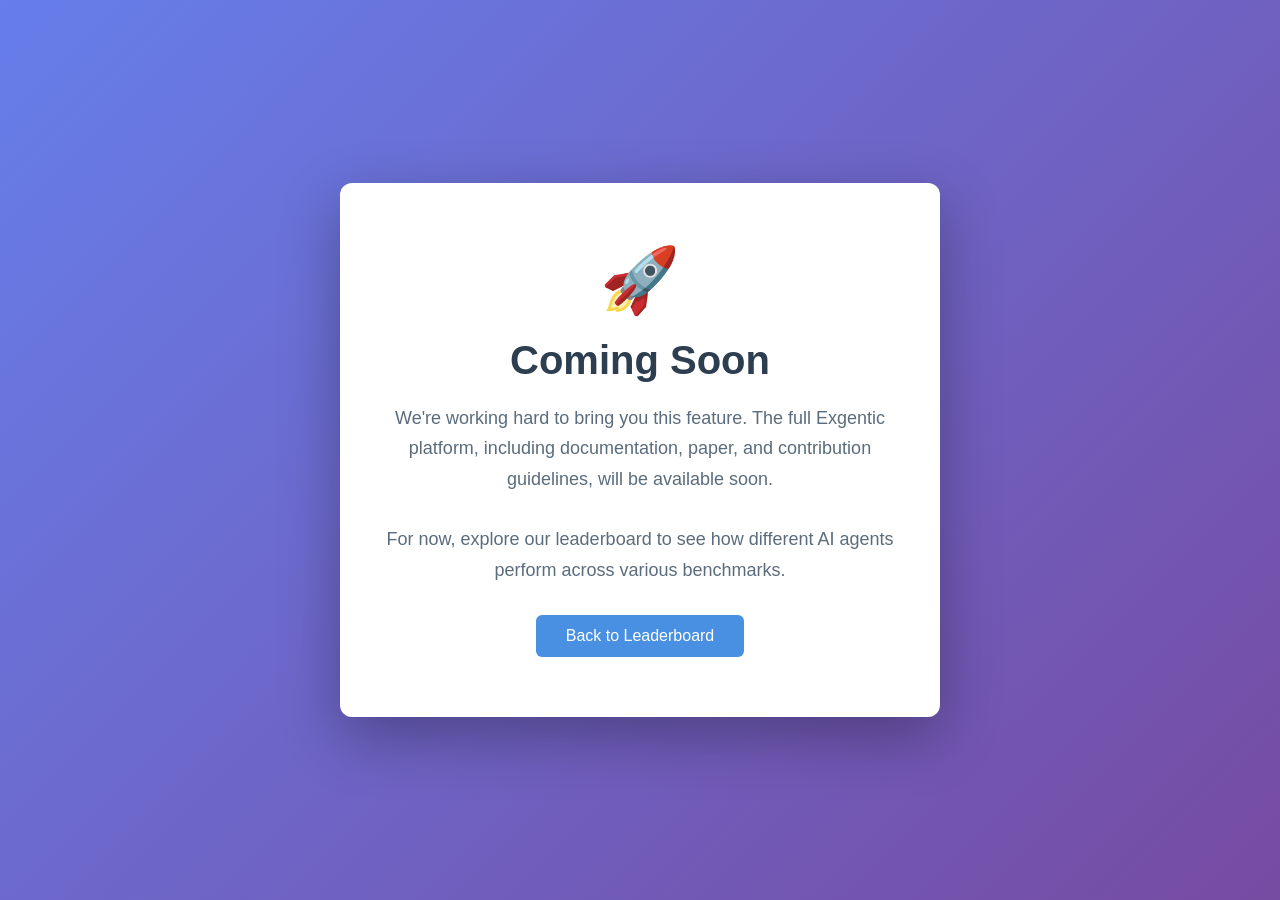
<file: coming-soon.html>
<!--
SPDX-License-Identifier: Apache-2.0
Copyright (C) 2025, The Exgentic organization and its contributors.
-->
<!DOCTYPE html>
<html lang="en">
<head>
    <meta charset="UTF-8">
    <meta name="viewport" content="width=device-width, initial-scale=1.0">
    <title>Coming Soon - Exgentic</title>
    <style>
        * {
            margin: 0;
            padding: 0;
            box-sizing: border-box;
        }
        
        body {
            font-family: 'IBM Plex Sans', -apple-system, BlinkMacSystemFont, 'Segoe UI', sans-serif;
            background: linear-gradient(135deg, #667eea 0%, #764ba2 100%);
            min-height: 100vh;
            display: flex;
            align-items: center;
            justify-content: center;
            padding: 20px;
        }
        
        .container {
            background: white;
            border-radius: 12px;
            padding: 60px 40px;
            max-width: 600px;
            text-align: center;
            box-shadow: 0 20px 60px rgba(0, 0, 0, 0.3);
        }
        
        h1 {
            font-size: 2.5rem;
            color: #2c3e50;
            margin-bottom: 20px;
            font-weight: 600;
        }
        
        p {
            font-size: 1.125rem;
            color: #5a6c7d;
            line-height: 1.7;
            margin-bottom: 30px;
        }
        
        .back-link {
            display: inline-block;
            padding: 12px 30px;
            background: #4a90e2;
            color: white;
            text-decoration: none;
            border-radius: 6px;
            font-weight: 500;
            transition: background 0.3s ease;
        }
        
        .back-link:hover {
            background: #357abd;
        }
        
        .icon {
            font-size: 4rem;
            margin-bottom: 20px;
        }
    </style>
</head>
<body>
    <div class="container">
        <div class="icon">🚀</div>
        <h1>Coming Soon</h1>
        <p>We're working hard to bring you this feature. The full Exgentic platform, including documentation, paper, and contribution guidelines, will be available soon.</p>
        <p>For now, explore our leaderboard to see how different AI agents perform across various benchmarks.</p>
        <a href="javascript:history.back()" class="back-link">Back to Leaderboard</a>
    </div>
</body>
</html>
</file>
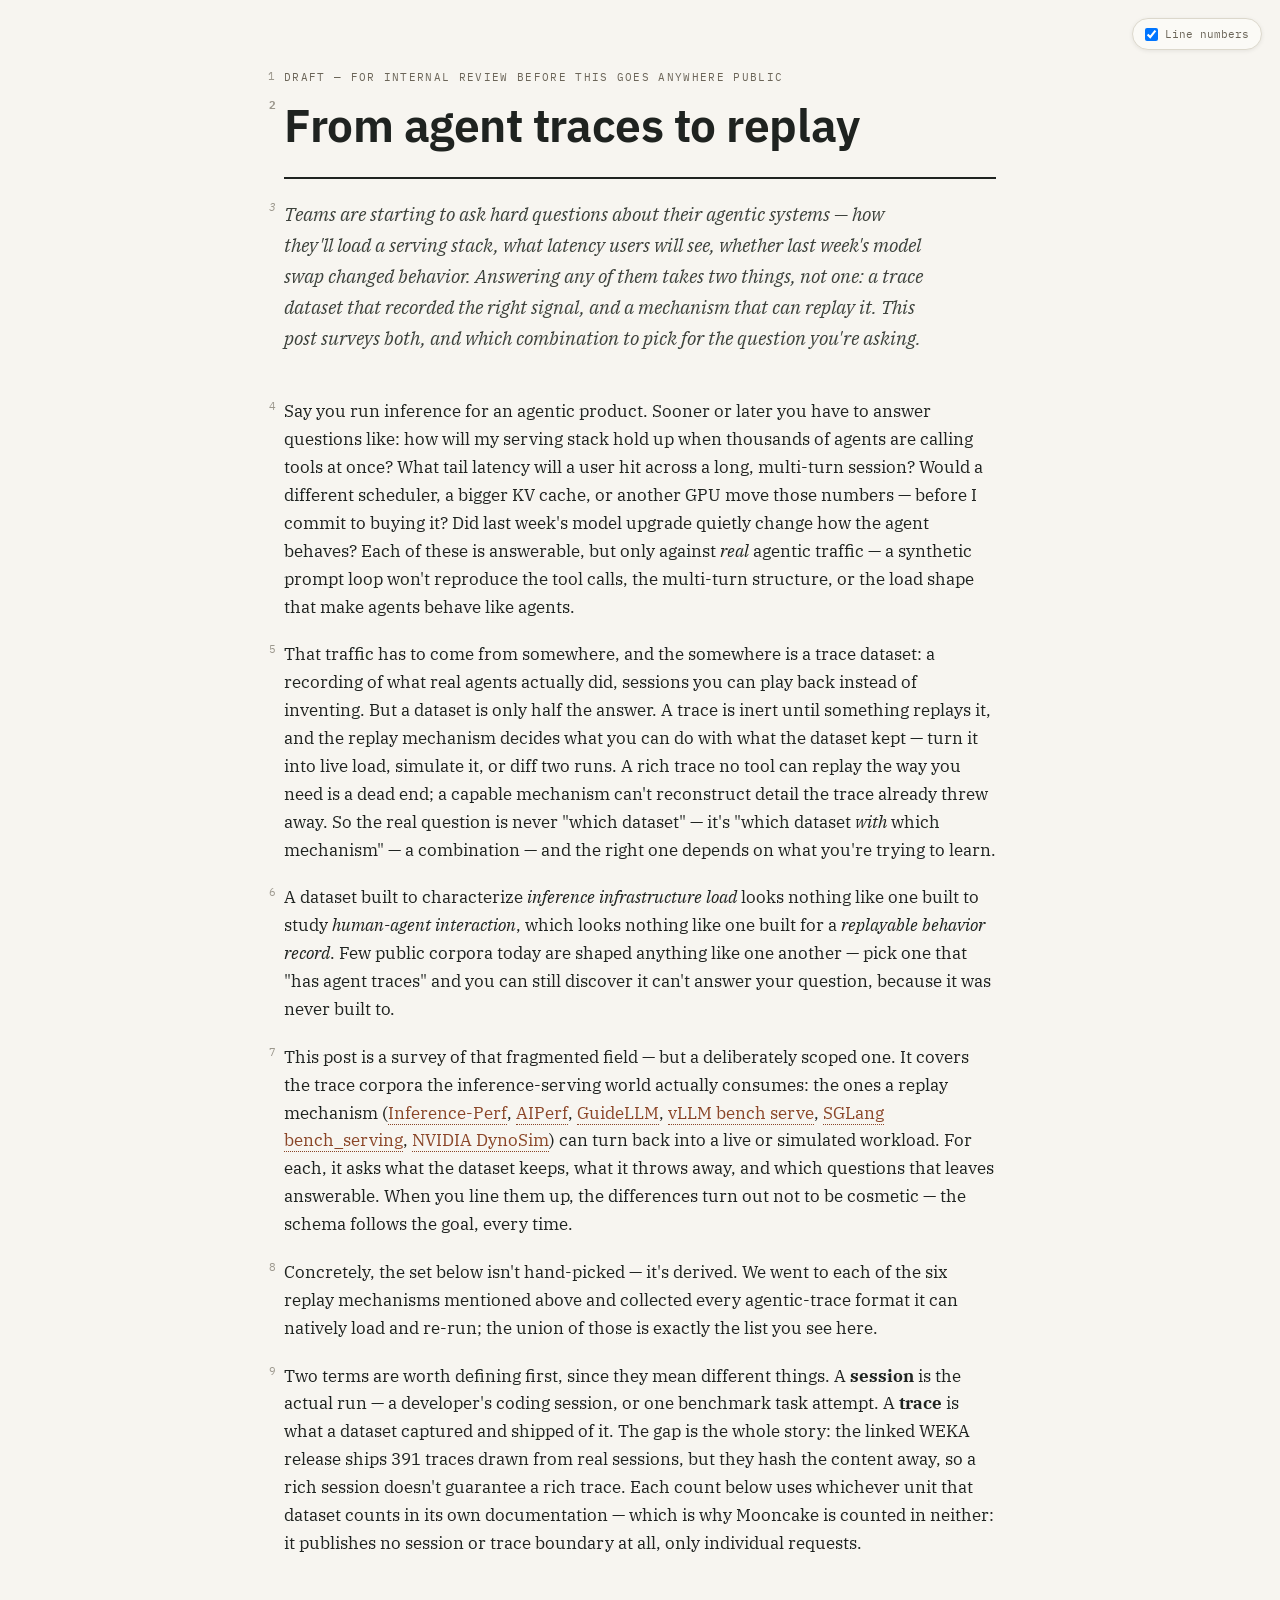
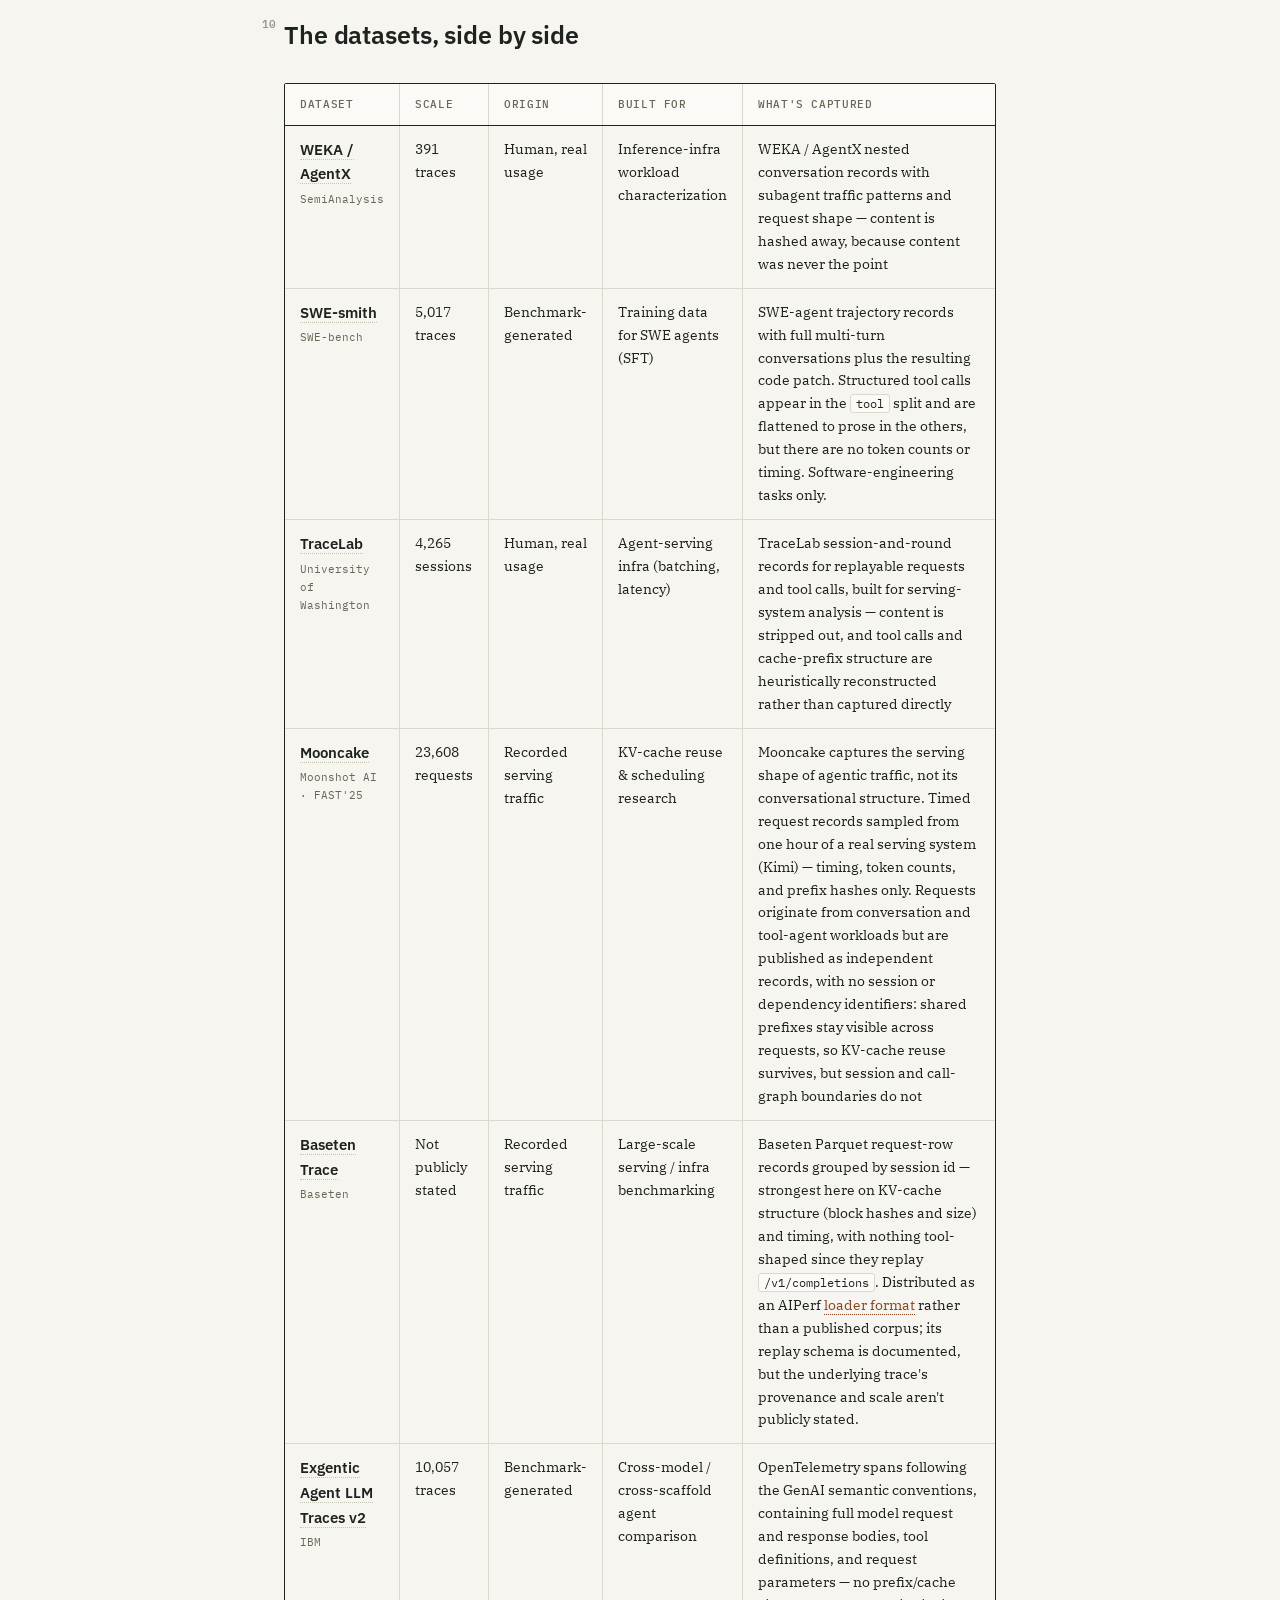
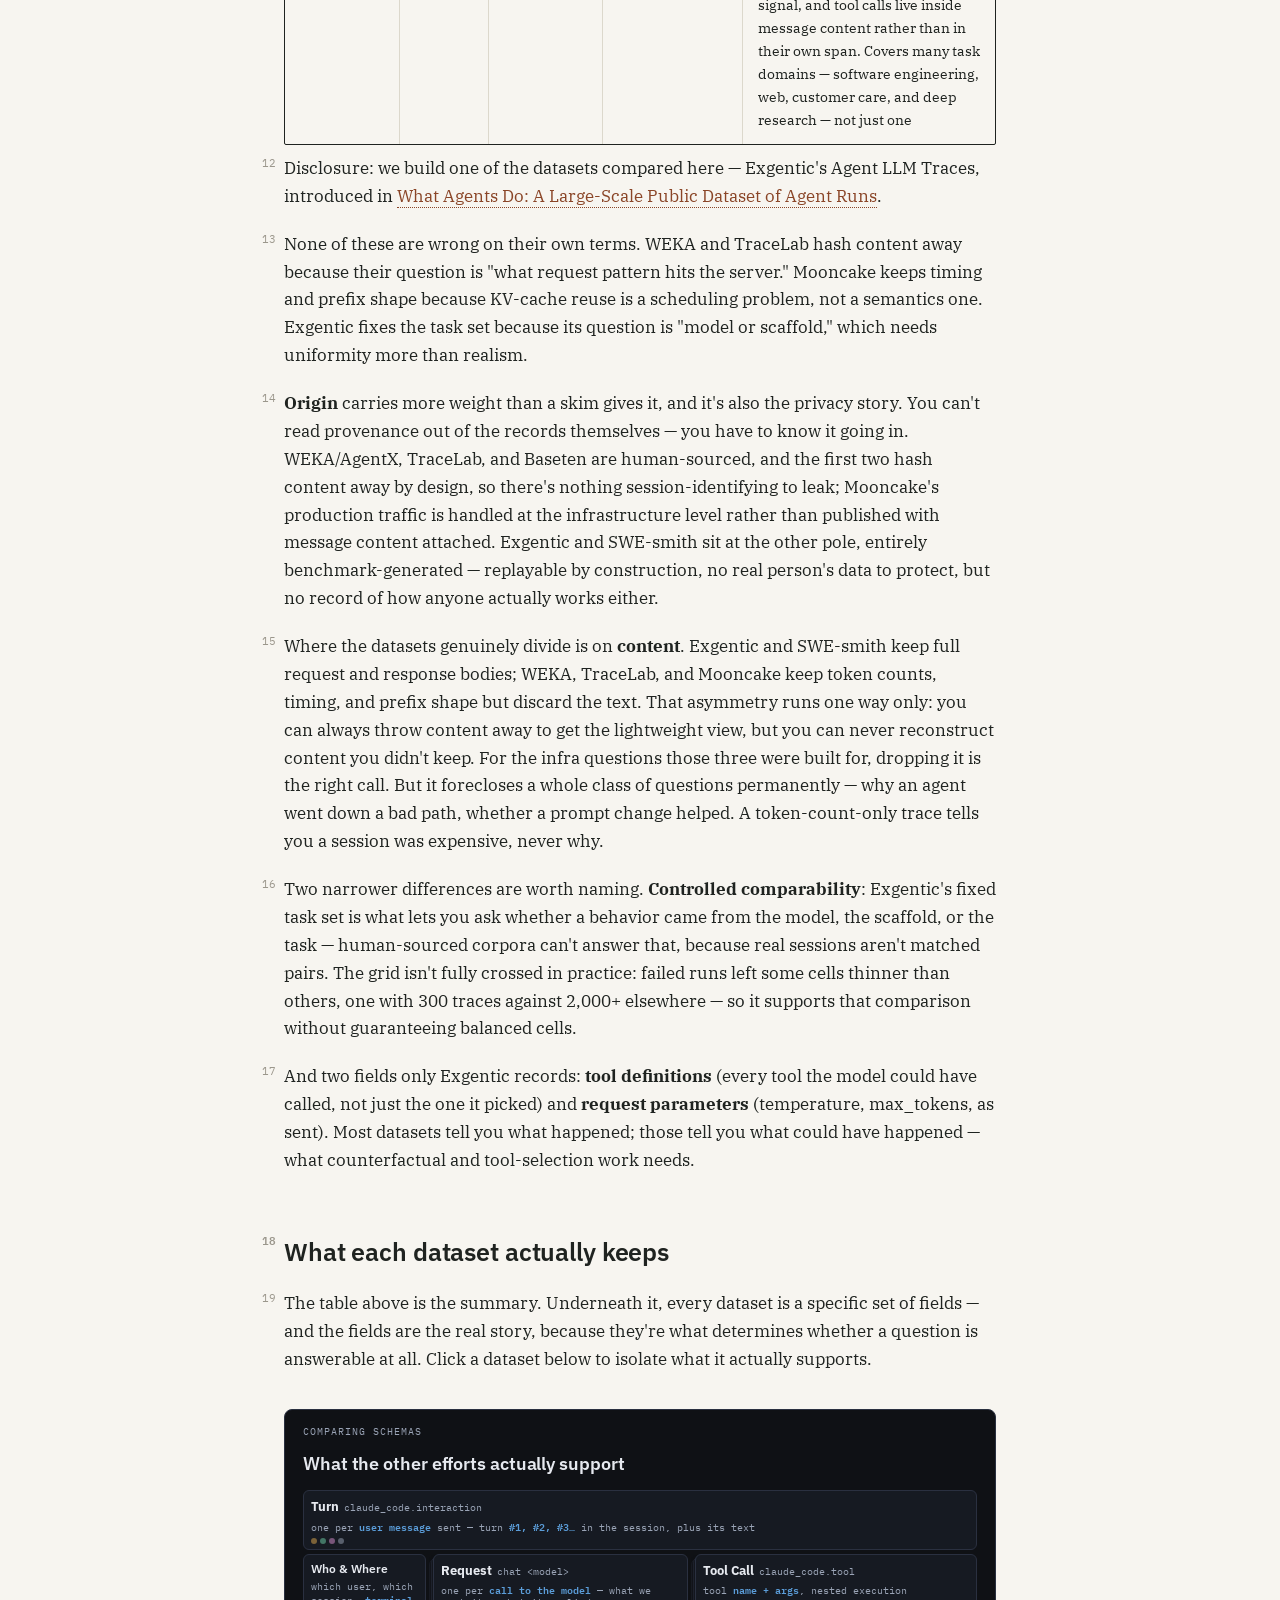
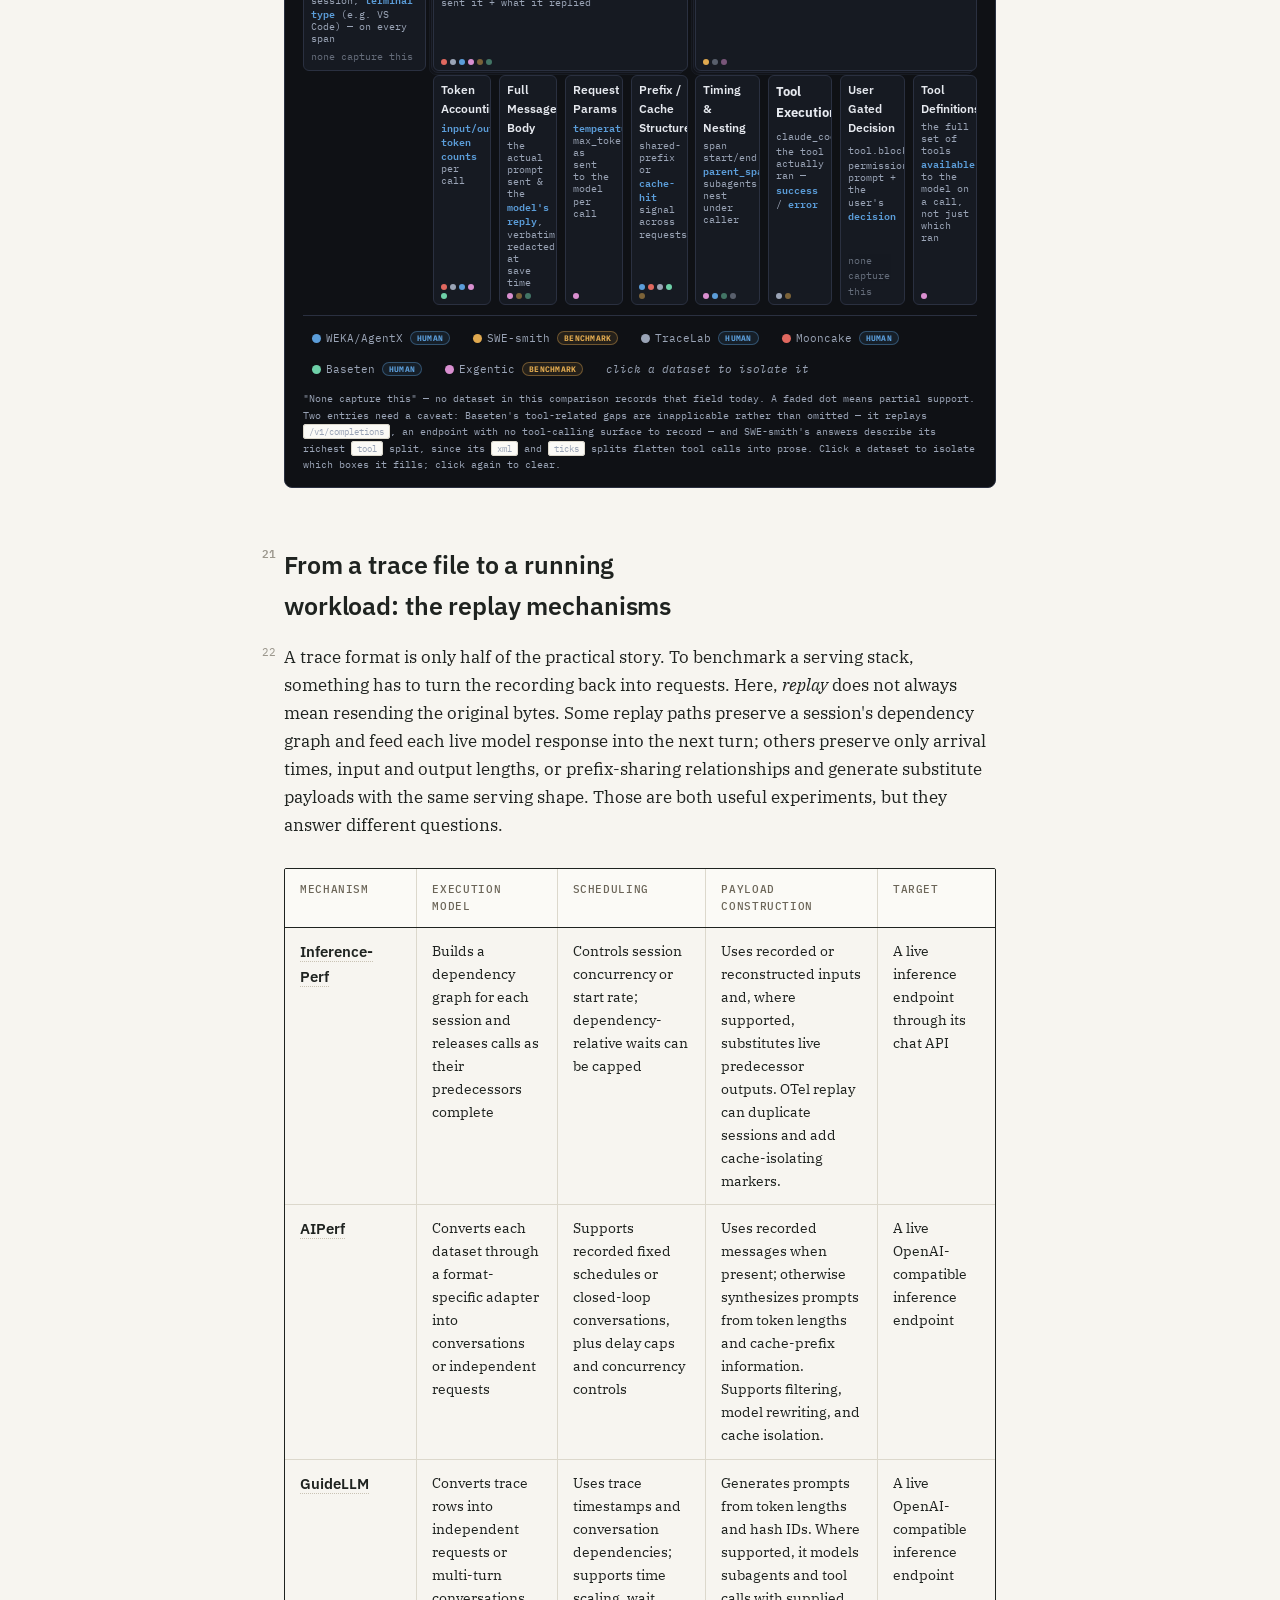
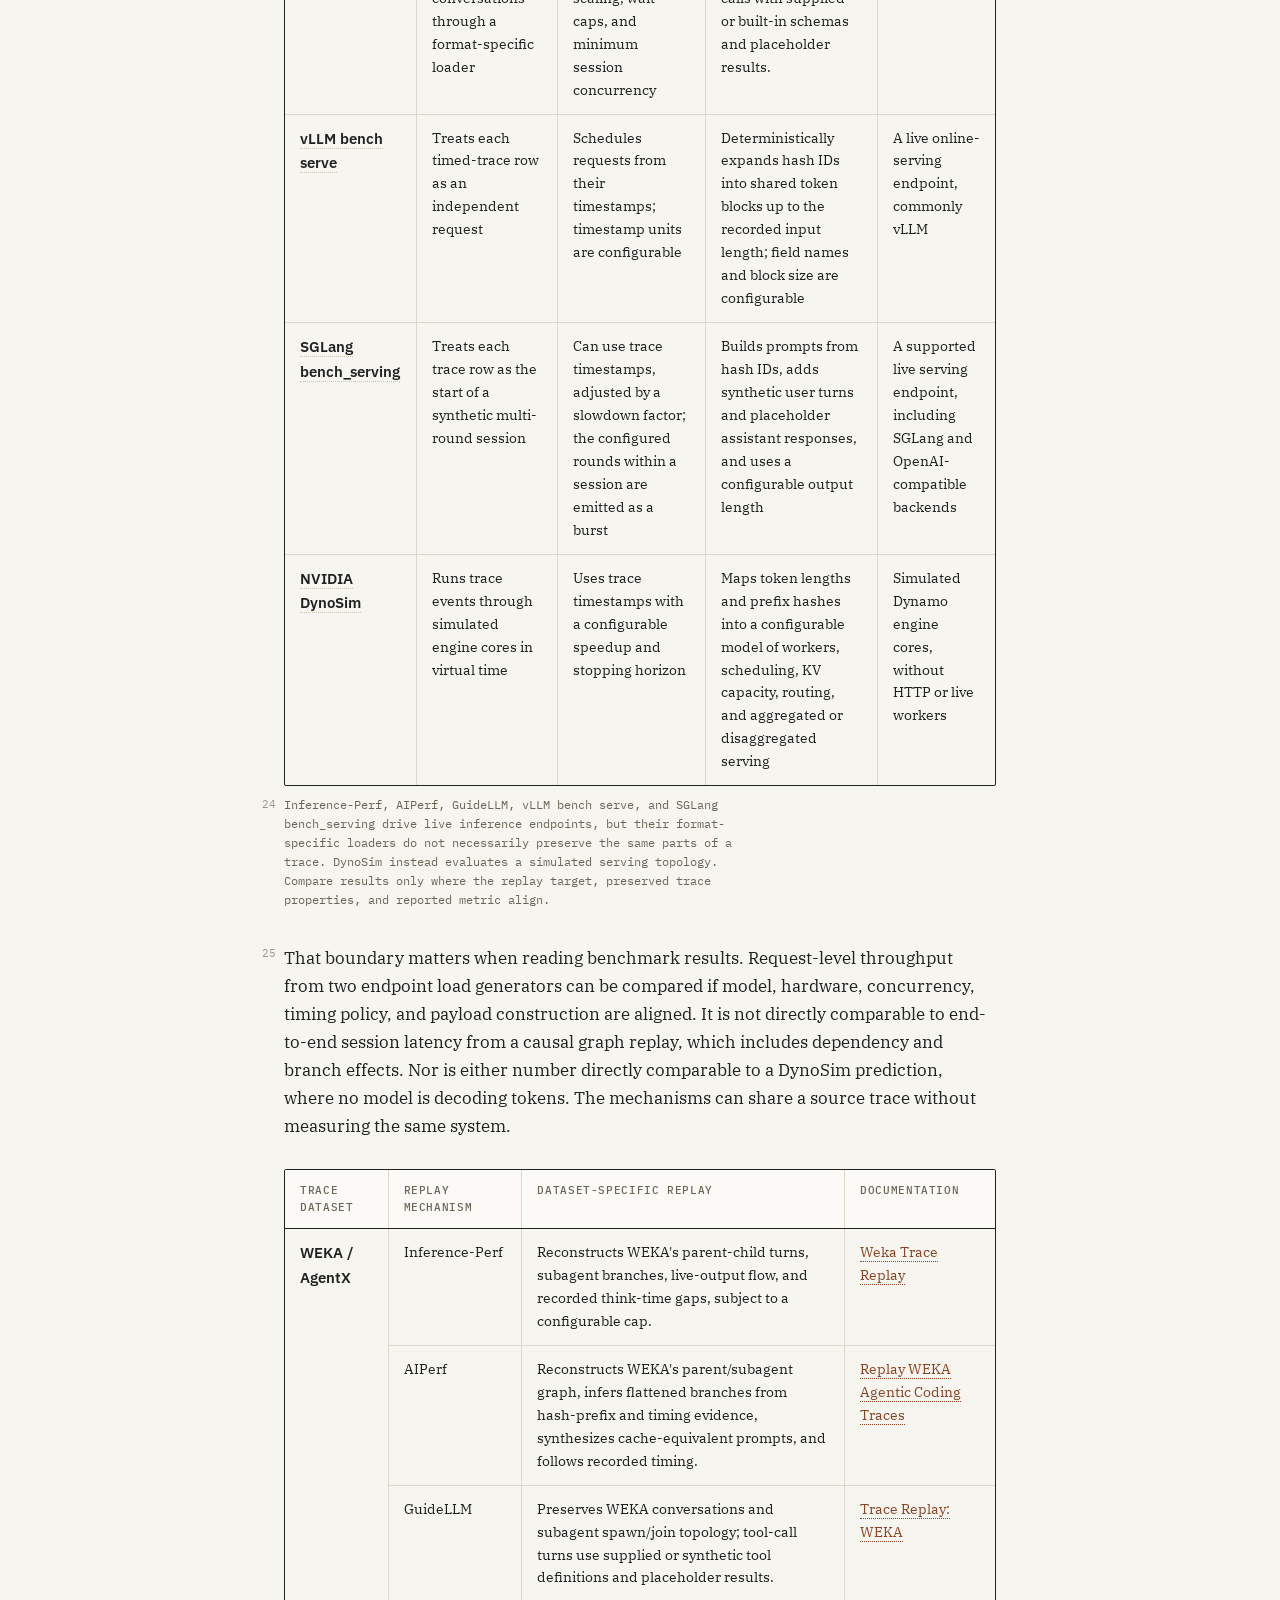
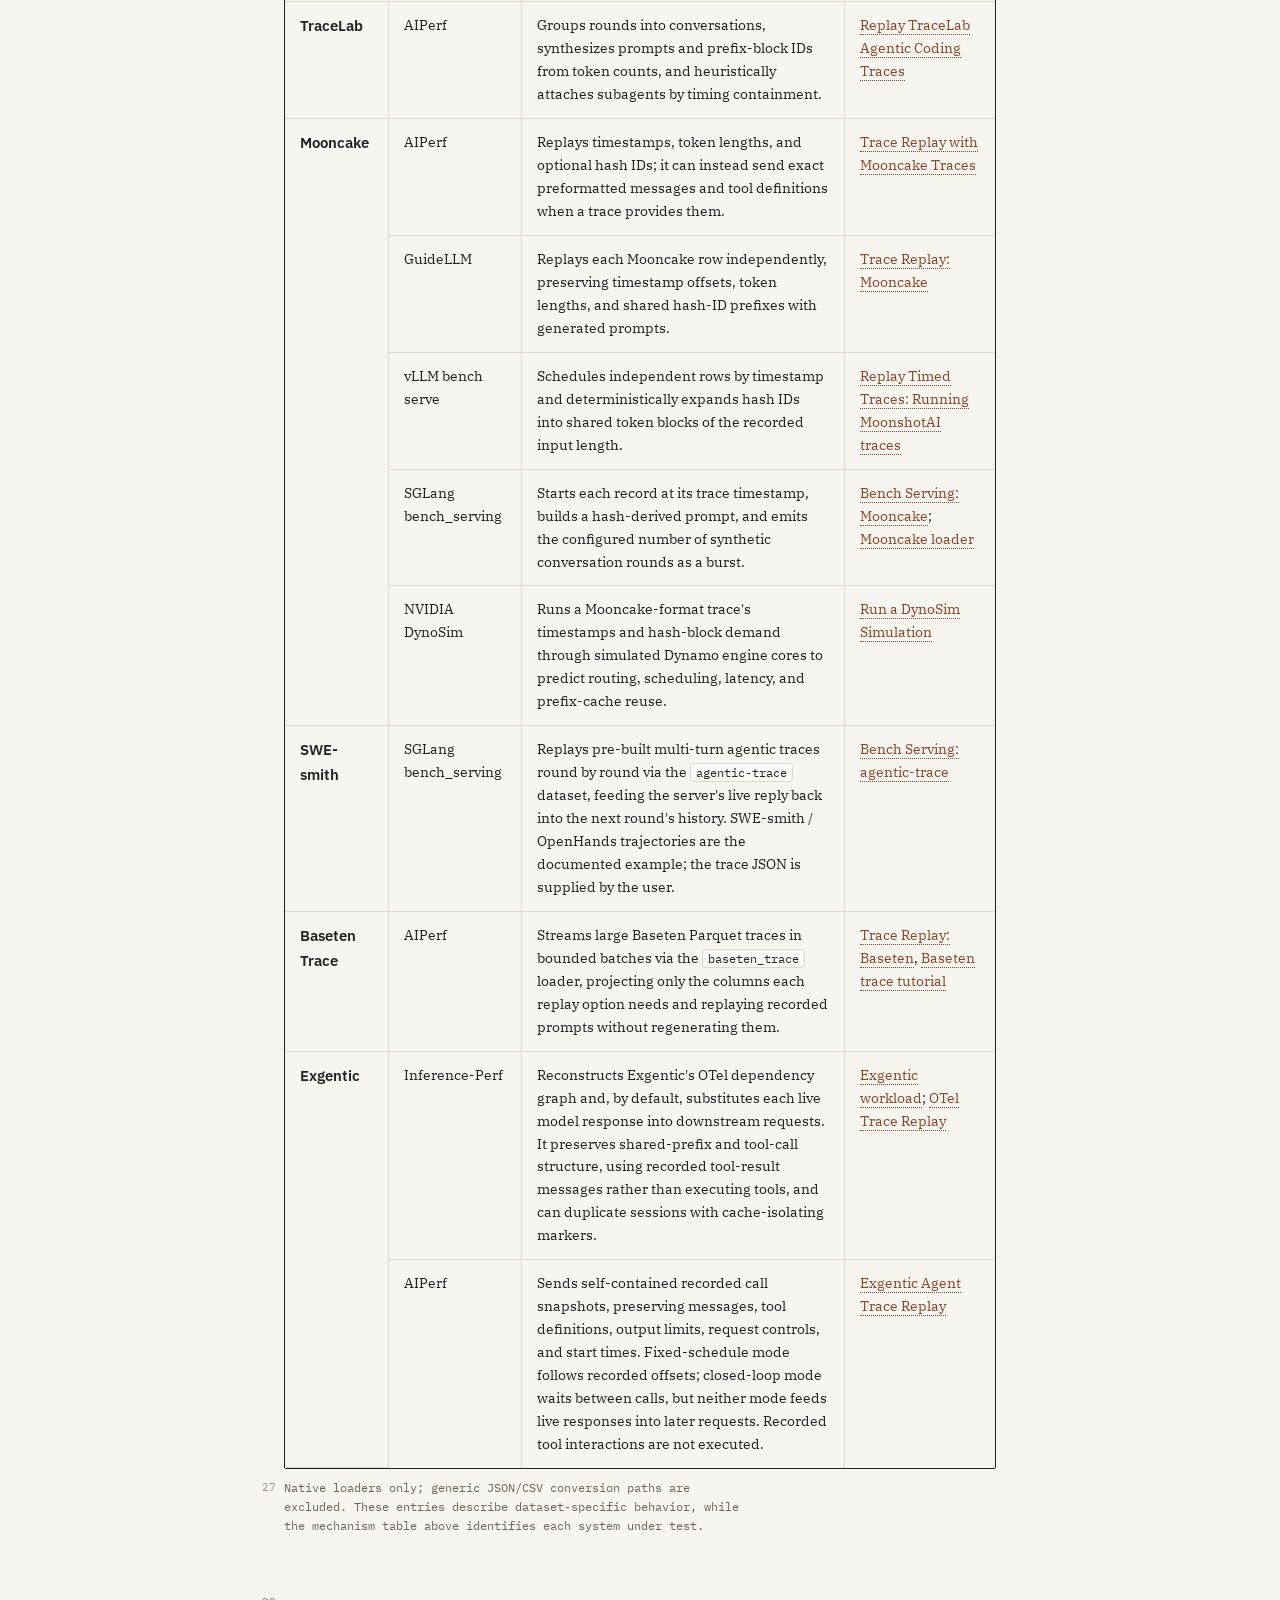
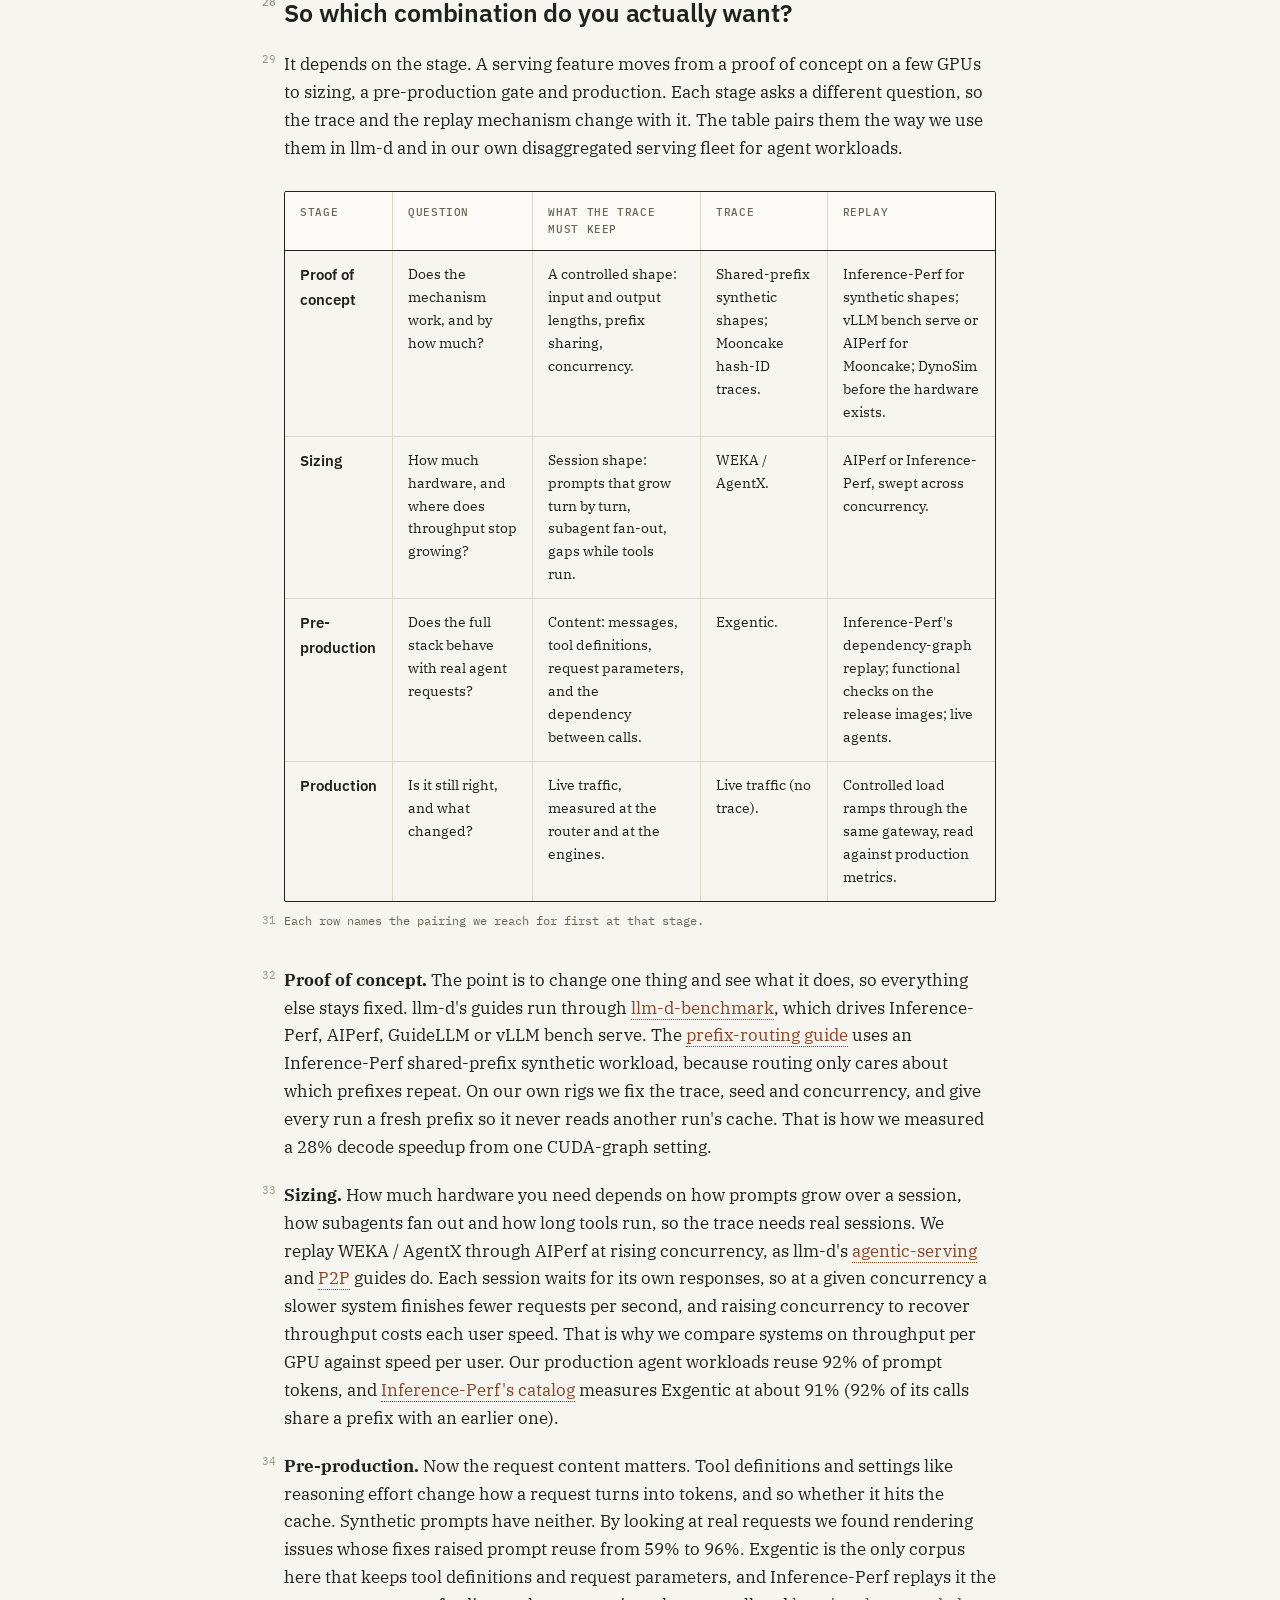
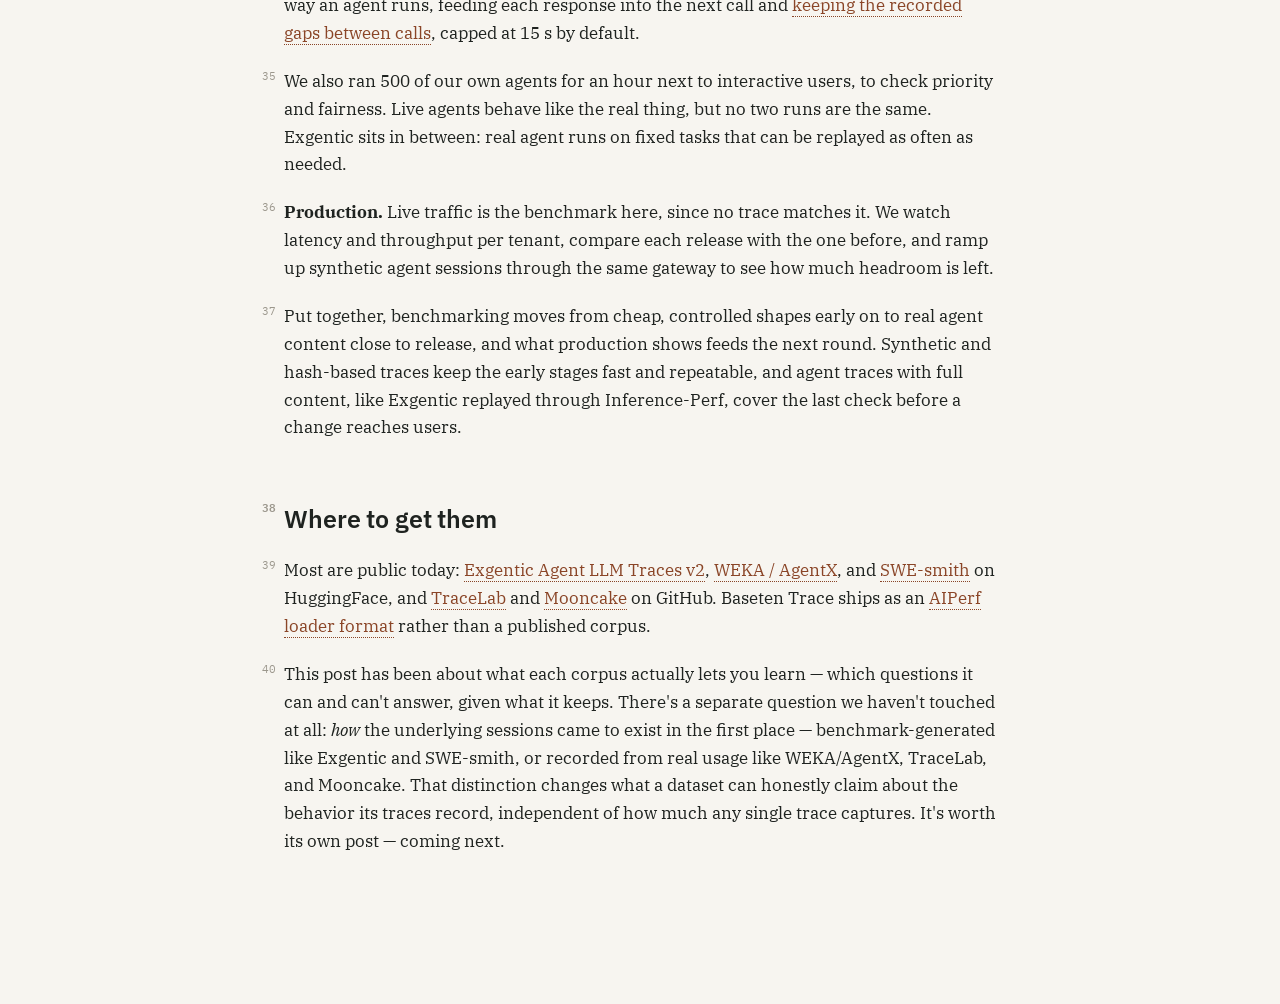
<file: trace-formats-comparison.html>
<!--
SPDX-License-Identifier: Apache-2.0
Copyright (C) 2026, The Exgentic organization and its contributors.
-->
<!DOCTYPE html>
<html lang="en">
<head>
<meta charset="UTF-8">
<meta name="viewport" content="width=device-width, initial-scale=1.0">
<title>From agent traces to replay</title>
<style>
@import url('https://fonts.googleapis.com/css2?family=IBM+Plex+Serif:ital,wght@0,400;0,500;0,600;0,700;1,400&family=IBM+Plex+Sans:wght@400;500;600;700&family=IBM+Plex+Mono:wght@400;500;600;700&display=swap');

:root{
  --paper:#f7f5f0;
  --paper-raised:#fbfaf6;
  --ink:#1f2320;
  --ink-soft:#3d423c;
  --rule:#c9c3b4;
  --rule-soft:#dcd8cc;
  --muted:#6b6558;
  --accent:#a8532e;
  --accent-soft:#f1ded3;
  --link:#8a4527;
}
@media (prefers-color-scheme: dark){
  :root:not([data-theme="light"]){
    --paper:#1b1d1a;
    --paper-raised:#22251f;
    --ink:#eae6da;
    --ink-soft:#c9c4b5;
    --rule:#42453d;
    --rule-soft:#33362f;
    --muted:#9b9585;
    --accent:#e08a5f;
    --accent-soft:#3a2a20;
    --link:#e6a274;
  }
}
:root[data-theme="dark"]{
  --paper:#1b1d1a;
  --paper-raised:#22251f;
  --ink:#eae6da;
  --ink-soft:#c9c4b5;
  --rule:#42453d;
  --rule-soft:#33362f;
  --muted:#9b9585;
  --accent:#e08a5f;
  --accent-soft:#3a2a20;
  --link:#e6a274;
}

*{box-sizing:border-box;}
body{
  background:var(--paper);
  color:var(--ink);
  font-family:'IBM Plex Serif', Georgia, serif;
  font-size:17px;
  line-height:1.64;
}
::selection{background:var(--accent-soft);}

.wrap{max-width:760px; margin:0 auto; padding:60px 24px 120px; position:relative;}

/* ---------- line-number gutter + toggle ---------- */
.lnum-toggle{
  position:fixed;
  top:18px;
  right:18px;
  z-index:50;
  display:flex;
  align-items:center;
  gap:7px;
  font-family:'IBM Plex Mono', monospace;
  font-size:11px;
  color:var(--muted);
  background:var(--paper-raised);
  border:1px solid var(--rule-soft);
  border-radius:20px;
  padding:6px 12px;
  cursor:pointer;
  user-select:none;
  box-shadow:0 1px 4px rgba(0,0,0,.08);
}
.lnum-toggle input{margin:0; cursor:pointer;}
body:not(.show-linenums) .lnum{display:none;}
.lnum{
  position:absolute;
  left:-38px;
  width:30px;
  text-align:right;
  font-family:'IBM Plex Mono', monospace;
  font-size:10.5px;
  color:var(--muted);
  opacity:.65;
  line-height:inherit;
  user-select:none;
  pointer-events:none;
}
@media (max-width:900px){
  .lnum{position:static; display:inline-block; float:left; margin:0 6px 0 -2px; left:auto;}
}
@media (max-width:560px){
  .lnum-toggle{top:auto; bottom:14px; right:14px;}
  .lnum{display:none !important;}
}

/* ---------- masthead ---------- */
.kicker{
  font-family:'IBM Plex Mono', monospace;
  font-size:11px;
  letter-spacing:.12em;
  text-transform:uppercase;
  color:var(--muted);
  margin:0 0 14px;
}
h1.title{
  font-family:'IBM Plex Sans', 'IBM Plex Serif', sans-serif;
  font-weight:650;
  font-size:clamp(32px, 6vw, 46px);
  line-height:1.1;
  letter-spacing:-0.01em;
  margin:0 0 20px;
  text-wrap:balance;
  border-bottom:2px solid var(--ink);
  padding-bottom:26px;
}
.dek{
  font-family:'IBM Plex Serif', serif;
  font-style:italic;
  font-size:19px;
  color:var(--ink-soft);
  margin:0 0 44px;
  text-wrap:balance;
}

p{margin:0 0 20px;}
h2{
  font-family:'IBM Plex Sans', sans-serif;
  font-weight:600;
  font-size:25px;
  letter-spacing:-0.005em;
  margin:56px 0 18px;
  text-wrap:balance;
}
a{color:var(--link); text-decoration:none; border-bottom:1px dotted var(--link);}
a:hover{border-bottom-style:solid;}
a:focus-visible{outline:2px solid var(--accent); outline-offset:2px; border-radius:1px;}
code{
  font-family:'IBM Plex Mono', monospace;
  font-size:.87em;
  background:var(--paper-raised);
  border:1px solid var(--rule-soft);
  border-radius:3px;
  padding:1px 5px;
}

/* ---------- static table ---------- */
.tbl-wrap{overflow-x:auto; margin:28px 0 10px; border:1.5px solid var(--ink); border-radius:2px;}
table.cmp{width:100%; border-collapse:collapse; font-size:14px;}
table.cmp th, table.cmp td{padding:12px 15px; text-align:left; vertical-align:top; border-bottom:1px solid var(--rule-soft); border-right:1px solid var(--rule-soft);}
table.cmp th:last-child, table.cmp td:last-child{border-right:none;}
table.cmp thead th{
  font-family:'IBM Plex Mono', monospace;
  font-size:10.5px;
  letter-spacing:.06em;
  text-transform:uppercase;
  color:var(--muted);
  background:var(--paper-raised);
  border-bottom:1.5px solid var(--ink);
  font-weight:500;
}
table.cmp tbody tr:last-child td{border-bottom:none;}
table.cmp td.name{
  font-family:'IBM Plex Sans', sans-serif;
  font-weight:600;
  font-size:15px;
  color:var(--ink);
}
table.cmp td.name a{color:var(--ink); border-bottom:1px dotted var(--rule);}
table.cmp td.name a:hover{color:var(--link); border-bottom-color:var(--link);}
table.cmp td.name .org{
  display:block;
  font-family:'IBM Plex Mono', monospace;
  font-weight:400;
  font-size:11px;
  color:var(--muted);
  margin-top:3px;
}
.tbl-caption{
  font-family:'IBM Plex Mono', monospace;
  font-size:11.5px;
  color:var(--muted);
  margin:0 0 36px;
  max-width:66ch;
}

/* ---------- schema section (dark, ported from Agentic-Traces-Public.html slide 3) ---------- */
.schema-section{
  margin:36px auto 44px;
  border-radius:8px;
  overflow:hidden;
  border:1px solid #2a3040;
  width:100%;
  max-width:760px;
}
.schema-section{
  --bg:#0f1115; --panel:#161a22; --border:#2a3040;
  --text:#e6e9ef; --muted2:#9aa4b6; --accent2:#5b9dd9; --accentg:#4fc3a1;
  /* Per-dataset dot colours live in the DS object in the script below — single source of truth. */
  background:var(--bg);
  color:var(--text);
  font-family:'IBM Plex Sans', sans-serif;
  padding:clamp(10px,1.4vw,14px) clamp(12px,2vw,18px);
}
.schema-section .shead{
  font-family:'IBM Plex Mono', monospace;
  font-size:10px;
  letter-spacing:.1em;
  text-transform:uppercase;
  color:var(--muted2);
  margin-bottom:8px;
}
.schema-section .stitle{
  font-family:'IBM Plex Sans', sans-serif;
  font-weight:600;
  font-size:clamp(15px,1.8vw,18px);
  margin-bottom:12px;
  color:var(--text);
  letter-spacing:-0.005em;
}
.ntree{display:flex; flex-direction:column; gap:4px;}
.ngen{display:flex; gap:clamp(4px,.8vw,7px);}
.nslot{flex:1 1 0; min-width:0; position:relative;}
.nslot.wide{flex:1.6 1 0;}
.nslot.spacer{flex:1 1 0; visibility:hidden;}
.nbox{border:1.5px solid var(--border); border-radius:6px; background:var(--panel); padding:5px 7px; display:flex; flex-direction:column; min-height:0; height:100%; min-width:0; overflow:hidden;}
.nbox .nhead{display:flex; align-items:baseline; gap:5px; flex-wrap:wrap;}
.nbox .nname{font-weight:700; font-size:clamp(11.5px,1.3vw,13px);}
.nbox.attr .nname{font-weight:600; font-size:clamp(10.5px,1.15vw,11.5px);}
.nbox .ntag{font-family:'IBM Plex Mono', monospace; font-size:clamp(8.5px,.95vw,9.5px); color:var(--muted2);}
.nbox .ndesc{font-family:'IBM Plex Mono', monospace; font-size:clamp(8.5px,.9vw,9.5px); color:var(--muted2); margin-top:2px; line-height:1.28;}
.nbox .ndesc b{color:var(--accent2); font-weight:600;}
.nbox .ndots{display:flex; flex-wrap:wrap; gap:3px; margin-top:auto; padding-top:4px;}
.ndots .ddot{width:6px; height:6px; border-radius:50%; flex:0 0 auto; transition:opacity .15s, transform .15s;}
.ntree.filtering .nbox{transition:opacity .15s, border-color .15s; opacity:.4;}
.ntree.filtering .nbox.has-match{opacity:1; border-color:var(--accent2);}
.ntree.filtering .ndots .ddot{opacity:.25; transform:scale(.85);}
.ntree.filtering .ndots .ddot.match{opacity:1; transform:scale(1.35);}
.nstack::before, .nstack::after{content:""; position:absolute; border:1.5px solid var(--border); border-radius:7px; background:var(--panel); z-index:0;}
.nstack::before{inset:4px 4px -4px -4px; opacity:.32;}
.nstack::after{inset:2px 2px -2px -2px; opacity:.5; z-index:1;}
.nstack .nbox{position:relative; z-index:2;}
.diaglegend{display:flex; gap:5px; flex-wrap:wrap; padding-top:10px; margin-top:10px; border-top:1px solid var(--border);}
.diaglegend .litem{display:flex; align-items:center; gap:5px; font-size:clamp(10px,1.1vw,11px); color:var(--muted2); font-family:'IBM Plex Mono', monospace; padding:4px 8px; border:1px solid transparent; border-radius:20px; cursor:pointer; background:none; transition:background .15s, border-color .15s, color .15s;}
.diaglegend .litem:hover{border-color:var(--border); color:var(--text);}
.diaglegend .litem.active{background:rgba(255,255,255,.08); border-color:var(--accent2); color:var(--text);}
.diaglegend .litem.hint{color:var(--muted2); font-style:italic; cursor:default;}
.diaglegend .litem.hint:hover{border-color:transparent; color:var(--muted2);}
.diaglegend .dot{width:9px; height:9px; border-radius:50%; flex:0 0 auto;}
.diaglegend .obadge{font-size:.75em; text-transform:uppercase; letter-spacing:.03em; padding:1px 6px; border-radius:100px; margin-left:2px; font-weight:700;}
.diaglegend .obadge.human{color:var(--accent2); border:1px solid rgba(91,157,217,.4); background:rgba(91,157,217,.1);}
.diaglegend .obadge.benchmark{color:#e0a94f; border:1px solid rgba(224,169,79,.4); background:rgba(224,169,79,.1);}
.diaglegend .obadge.mixed{color:#e0685f; border:1px solid rgba(224,104,95,.4); background:rgba(224,104,95,.1);}
.schema-section .snote{font-family:'IBM Plex Mono', monospace; font-size:10px; color:var(--muted2); margin-top:8px;}

@media (max-width:640px){
  .ngen{flex-wrap:wrap;}
  .nslot{flex:1 1 100%;}
}

@media (max-width:560px){
  .wrap{padding:44px 16px 100px;}
  h1.title{font-size:30px;}
}
</style>
</head>
<body class="show-linenums">

<label class="lnum-toggle">
  <input type="checkbox" id="lnum-checkbox" checked>
  <span>Line numbers</span>
</label>

<div class="wrap" id="content-wrap">

  <p class="kicker">Draft — for internal review before this goes anywhere public</p>
  <h1 class="title">From agent traces to replay</h1>
  <p class="dek">Teams are starting to ask hard questions about their agentic systems — how they'll load a serving stack, what latency users will see, whether last week's model swap changed behavior. Answering any of them takes two things, not one: a trace dataset that recorded the right signal, and a mechanism that can replay it. This post surveys both, and which combination to pick for the question you're asking.</p>

  <p>Say you run inference for an agentic product. Sooner or later you have to answer questions like: how will my serving stack hold up when thousands of agents are calling tools at once? What tail latency will a user hit across a long, multi-turn session? Would a different scheduler, a bigger KV cache, or another GPU move those numbers — before I commit to buying it? Did last week's model upgrade quietly change how the agent behaves? Each of these is answerable, but only against <em>real</em> agentic traffic — a synthetic prompt loop won't reproduce the tool calls, the multi-turn structure, or the load shape that make agents behave like agents.</p>

  <p>That traffic has to come from somewhere, and the somewhere is a trace dataset: a recording of what real agents actually did, sessions you can play back instead of inventing. But a dataset is only half the answer. A trace is inert until something replays it, and the replay mechanism decides what you can do with what the dataset kept — turn it into live load, simulate it, or diff two runs. A rich trace no tool can replay the way you need is a dead end; a capable mechanism can't reconstruct detail the trace already threw away. So the real question is never "which dataset" — it's "which dataset <em>with</em> which mechanism" — a combination — and the right one depends on what you're trying to learn.</p>

  <p>A dataset built to characterize <em>inference infrastructure load</em> looks nothing like one built to study <em>human-agent interaction</em>, which looks nothing like one built for a <em>replayable behavior record</em>. Few public corpora today are shaped anything like one another — pick one that "has agent traces" and you can still discover it can't answer your question, because it was never built to.</p>

  <p>This post is a survey of that fragmented field — but a deliberately scoped one. It covers the trace corpora the inference-serving world actually consumes: the ones a replay mechanism (<a href="https://github.com/kubernetes-sigs/inference-perf" target="_blank" rel="noopener">Inference-Perf</a>, <a href="https://docs.nvidia.com/aiperf/latest/" target="_blank" rel="noopener">AIPerf</a>, <a href="https://github.com/vllm-project/guidellm/blob/main/docs/en/guides/trace_replay.md" target="_blank" rel="noopener">GuideLLM</a>, <a href="https://docs.vllm.ai/en/latest/cli/bench/serve/" target="_blank" rel="noopener">vLLM bench serve</a>, <a href="https://github.com/sgl-project/sglang/blob/main/docs/docs/developer_guide/bench_serving.mdx" target="_blank" rel="noopener">SGLang bench_serving</a>, <a href="https://github.com/ai-dynamo/dynamo/blob/main/docs/fern/pages/cli/operations/simulation-with-dynosim/dynosim-replay.mdx" target="_blank" rel="noopener">NVIDIA DynoSim</a>) can turn back into a live or simulated workload. For each, it asks what the dataset keeps, what it throws away, and which questions that leaves answerable. When you line them up, the differences turn out not to be cosmetic — the schema follows the goal, every time.</p>

  <p>Concretely, the set below isn't hand-picked — it's derived. We went to each of the six replay mechanisms mentioned above and collected every agentic-trace format it can natively load and re-run; the union of those is exactly the list you see here.</p>

  <p>Two terms are worth defining first, since they mean different things. A <strong>session</strong> is the actual run — a developer's coding session, or one benchmark task attempt. A <strong>trace</strong> is what a dataset captured and shipped of it. The gap is the whole story: the linked WEKA release ships 391 traces drawn from real sessions, but they hash the content away, so a rich session doesn't guarantee a rich trace. Each count below uses whichever unit that dataset counts in its own documentation — which is why Mooncake is counted in neither: it publishes no session or trace boundary at all, only individual requests.</p>

  <h2>The datasets, side by side</h2>

  <div class="tbl-wrap">
    <table class="cmp">
      <colgroup>
        <col style="width:14%;">
        <col style="width:10%;">
        <col style="width:13%;">
        <col style="width:18%;">
        <col style="width:45%;">
      </colgroup>
      <thead>
        <tr>
          <th>Dataset</th>
          <th>Scale</th>
          <th>Origin</th>
          <th>Built for</th>
          <th>What's captured</th>
        </tr>
      </thead>
      <tbody>
        <tr>
          <td class="name"><a href="https://huggingface.co/datasets/semianalysisai/cc-traces-weka-with-subagents-060826" target="_blank" rel="noopener">WEKA / AgentX</a><span class="org">SemiAnalysis</span></td>
          <td>391 traces</td>
          <td>Human, real usage</td>
          <td>Inference-infra workload characterization</td>
          <td>WEKA / AgentX nested conversation records with subagent traffic patterns and request shape — content is hashed away, because content was never the point</td>
        </tr>
        <tr>
          <td class="name"><a href="https://huggingface.co/datasets/SWE-bench/SWE-smith-trajectories" target="_blank" rel="noopener">SWE-smith</a><span class="org">SWE-bench</span></td>
          <td>5,017 traces</td>
          <td>Benchmark-generated</td>
          <td>Training data for SWE agents (SFT)</td>
          <td>SWE-agent trajectory records with full multi-turn conversations plus the resulting code patch. Structured tool calls appear in the <code>tool</code> split and are flattened to prose in the others, but there are no token counts or timing. Software-engineering tasks only.</td>
        </tr>
        <tr>
          <td class="name"><a href="https://github.com/uw-syfi/TraceLab" target="_blank" rel="noopener">TraceLab</a><span class="org">University of Washington</span></td>
          <td>4,265 sessions</td>
          <td>Human, real usage</td>
          <td>Agent-serving infra (batching, latency)</td>
          <td>TraceLab session-and-round records for replayable requests and tool calls, built for serving-system analysis — content is stripped out, and tool calls and cache-prefix structure are heuristically reconstructed rather than captured directly</td>
        </tr>
        <tr>
          <td class="name"><a href="https://github.com/kvcache-ai/Mooncake" target="_blank" rel="noopener">Mooncake</a><span class="org">Moonshot AI &middot; FAST'25</span></td>
          <td>23,608 requests</td>
          <td>Recorded serving traffic</td>
          <td>KV-cache reuse &amp; scheduling research</td>
          <td>Mooncake captures the serving shape of agentic traffic, not its conversational structure. Timed request records sampled from one hour of a real serving system (Kimi) — timing, token counts, and prefix hashes only. Requests originate from conversation and tool-agent workloads but are published as independent records, with no session or dependency identifiers: shared prefixes stay visible across requests, so KV-cache reuse survives, but session and call-graph boundaries do not</td>
        </tr>
        <tr>
          <td class="name"><a href="https://github.com/ai-dynamo/aiperf/blob/main/docs/benchmark-modes/trace-replay.md#large-baseten-parquet-traces" target="_blank" rel="noopener">Baseten Trace</a><span class="org">Baseten</span></td>
          <td>Not publicly stated</td>
          <td>Recorded serving traffic</td>
          <td>Large-scale serving / infra benchmarking</td>
          <td>Baseten Parquet request-row records grouped by session id — strongest here on KV-cache structure (block hashes and size) and timing, with nothing tool-shaped since they replay <code>/v1/completions</code>. Distributed as an AIPerf <a href="https://github.com/ai-dynamo/aiperf/blob/main/docs/tutorials/baseten-trace.md" target="_blank" rel="noopener">loader format</a> rather than a published corpus; its replay schema is documented, but the underlying trace's provenance and scale aren't publicly stated.</td>
        </tr>
        <tr>
          <td class="name"><a href="https://huggingface.co/datasets/Exgentic/agent-llm-traces-v2" target="_blank" rel="noopener">Exgentic Agent LLM Traces v2</a><span class="org">IBM</span></td>
          <td>10,057 traces</td>
          <td>Benchmark-generated</td>
          <td>Cross-model / cross-scaffold agent comparison</td>
          <td>OpenTelemetry spans following the GenAI semantic conventions, containing full model request and response bodies, tool definitions, and request parameters — no prefix/cache signal, and tool calls live inside message content rather than in their own span. Covers many task domains — software engineering, web, customer care, and deep research — not just one</td>
        </tr>
      </tbody>
    </table>
  </div>

  <p>Disclosure: we build one of the datasets compared here — Exgentic's Agent LLM Traces, introduced in <a href="https://huggingface.co/blog/michalshmu/exgentic-agent-llm-traces-v2" target="_blank" rel="noopener">What Agents Do: A Large-Scale Public Dataset of Agent Runs</a>.</p>

  <p>None of these are wrong on their own terms. WEKA and TraceLab hash content away because their question is "what request pattern hits the server." Mooncake keeps timing and prefix shape because KV-cache reuse is a scheduling problem, not a semantics one. Exgentic fixes the task set because its question is "model or scaffold," which needs uniformity more than realism.</p>

  <p><strong>Origin</strong> carries more weight than a skim gives it, and it's also the privacy story. You can't read provenance out of the records themselves — you have to know it going in. WEKA/AgentX, TraceLab, and Baseten are human-sourced, and the first two hash content away by design, so there's nothing session-identifying to leak; Mooncake's production traffic is handled at the infrastructure level rather than published with message content attached. Exgentic and SWE-smith sit at the other pole, entirely benchmark-generated — replayable by construction, no real person's data to protect, but no record of how anyone actually works either.</p>

  <p>Where the datasets genuinely divide is on <strong>content</strong>. Exgentic and SWE-smith keep full request and response bodies; WEKA, TraceLab, and Mooncake keep token counts, timing, and prefix shape but discard the text. That asymmetry runs one way only: you can always throw content away to get the lightweight view, but you can never reconstruct content you didn't keep. For the infra questions those three were built for, dropping it is the right call. But it forecloses a whole class of questions permanently — why an agent went down a bad path, whether a prompt change helped. A token-count-only trace tells you a session was expensive, never why.</p>

  <p>Two narrower differences are worth naming. <strong>Controlled comparability</strong>: Exgentic's fixed task set is what lets you ask whether a behavior came from the model, the scaffold, or the task — human-sourced corpora can't answer that, because real sessions aren't matched pairs. The grid isn't fully crossed in practice: failed runs left some cells thinner than others, one with 300 traces against 2,000+ elsewhere — so it supports that comparison without guaranteeing balanced cells.</p>

  <p>And two fields only Exgentic records: <strong>tool definitions</strong> (every tool the model could have called, not just the one it picked) and <strong>request parameters</strong> (temperature, max_tokens, as sent). Most datasets tell you what happened; those tell you what could have happened — what counterfactual and tool-selection work needs.</p>

  <h2>What each dataset actually keeps</h2>

  <p>The table above is the summary. Underneath it, every dataset is a specific set of fields — and the fields are the real story, because they're what determines whether a question is answerable at all. Click a dataset below to isolate what it actually supports.</p>

  <div class="schema-section">
    <div class="shead">Comparing schemas</div>
    <div class="stitle">What the other efforts actually support</div>
    <div class="ntree" id="diagram2">
      <div class="ngen gen-turn">
        <div class="nslot">
          <div class="nbox">
            <div class="nhead"><span class="nname">Turn</span><span class="ntag">claude_code.interaction</span></div>
            <div class="ndesc">one per <b>user message</b> sent — turn <b>#1, #2, #3…</b> in the session, plus its text</div>
            <div class="ndots" data-support="swes-partial,bt-partial,exg-partial,tl-partial"></div>
          </div>
        </div>
      </div>
      <div class="ngen gen-mid">
        <div class="nslot" style="flex:.7 1 0;">
          <div class="nbox attr">
            <div class="nhead"><span class="nname">Who &amp; Where</span></div>
            <div class="ndesc">which user, which session, <b>terminal type</b> (e.g. VS Code) — on every span</div>
            <div class="ndots"><span class="ntag" style="opacity:.6;">none capture this</span></div>
          </div>
        </div>
        <div class="nslot nstack" style="flex:1.45 1 0;">
          <div class="nbox">
            <div class="nhead"><span class="nname">Request</span><span class="ntag">chat &lt;model&gt;</span></div>
            <div class="ndesc">one per <b>call to the model</b> — what we sent it + what it replied</div>
            <div class="ndots" data-support="moon,tl,weka,exg,swes-partial,bt-partial"></div>
          </div>
        </div>
        <div class="nslot wide nstack">
          <div class="nbox">
            <div class="nhead"><span class="nname">Tool Call</span><span class="ntag">claude_code.tool</span></div>
            <div class="ndesc">tool <b>name + args</b>, nested execution</div>
            <div class="ndots" data-support="swes,tl-partial,exg-partial"></div>
          </div>
        </div>
      </div>
      <div class="ngen gen-attr">
        <div class="nslot spacer" style="flex:.7 1 0;"></div>
        <div class="nslot" style="flex:1.45 1 0; display:flex; flex-wrap:wrap; gap:8px;">
          <div class="nbox attr" style="flex:1 1 0; min-width:0;">
            <div class="nhead"><span class="nname">Token Accounting</span></div>
            <div class="ndesc"><b>input/output token counts</b> per call</div>
            <div class="ndots" data-support="moon,tl,weka,exg,bt"></div>
          </div>
          <div class="nbox attr" style="flex:1 1 0; min-width:0;">
            <div class="nhead"><span class="nname">Full Message Body</span></div>
            <div class="ndesc">the actual prompt sent &amp; the <b>model's reply</b>, verbatim; redacted at save time</div>
            <div class="ndots" data-support="exg,swes-partial,bt-partial"></div>
          </div>
          <div class="nbox attr" style="flex:1 1 0; min-width:0;">
            <div class="nhead"><span class="nname">Request Params</span></div>
            <div class="ndesc"><b>temperature</b>, max_tokens as sent to the model per call</div>
            <div class="ndots" data-support="exg"></div>
          </div>
          <div class="nbox attr" style="flex:1 1 0; min-width:0;">
            <div class="nhead"><span class="nname">Prefix / Cache Structure</span></div>
            <div class="ndesc">shared-prefix or <b>cache-hit</b> signal across requests</div>
            <div class="ndots" data-support="weka,moon,tl,bt,swes-partial"></div>
          </div>
        </div>
        <div class="nslot wide" style="display:flex; flex-wrap:wrap; gap:8px;">
          <div class="nbox attr" style="flex:1 1 0;">
            <div class="nhead"><span class="nname">Timing &amp; Nesting</span></div>
            <div class="ndesc">span start/end, <b>parent_span_id</b>; subagents nest under caller</div>
            <div class="ndots" data-support="exg,weka,bt-partial,tl-partial"></div>
          </div>
          <div class="nbox" style="flex:1 1 0;">
            <div class="nhead"><span class="nname">Tool Execution</span><span class="ntag">claude_code.tool.execution</span></div>
            <div class="ndesc">the tool actually ran — <b>success</b> / <b>error</b></div>
            <div class="ndots" data-support="tl,swes-partial"></div>
          </div>
          <div class="nbox attr" style="flex:1 1 0;">
            <div class="nhead"><span class="nname">User Gated Decision</span><span class="ntag">tool.blocked_on_user</span></div>
            <div class="ndesc">permission/clarification prompt + the user's <b>decision</b></div>
            <div class="ndots"><span class="ntag" style="opacity:.6;">none capture this</span></div>
          </div>
          <div class="nbox attr" style="flex:1 1 0;">
            <div class="nhead"><span class="nname">Tool Definitions</span></div>
            <div class="ndesc">the full set of tools <b>available</b> to the model on a call, not just which ran</div>
            <div class="ndots" data-support="exg"></div>
          </div>
        </div>
      </div>
    </div>
    <div class="diaglegend" id="legend2"></div>
    <div class="snote">"None capture this" — no dataset in this comparison records that field today. A faded dot means partial support. Two entries need a caveat: Baseten's tool-related gaps are inapplicable rather than omitted — it replays <code>/v1/completions</code>, an endpoint with no tool-calling surface to record — and SWE-smith's answers describe its richest <code>tool</code> split, since its <code>xml</code> and <code>ticks</code> splits flatten tool calls into prose. Click a dataset to isolate which boxes it fills; click again to clear.</div>
  </div>

  <script>
  (function(){
    // Order matches the comparison table above: WEKA, SWE-smith, TraceLab, Mooncake, Baseten, Exgentic.
    var DS = {
      weka:{label:'WEKA/AgentX', color:'#5b9dd9', origin:'human'},
      swes:{label:'SWE-smith', color:'#e0a94f', origin:'benchmark'},
      tl:{label:'TraceLab', color:'#9aa4b6', origin:'human'},
      moon:{label:'Mooncake', color:'#e0685f', origin:'human'},
      bt:{label:'Baseten', color:'#6ed0a8', origin:'human'},
      exg:{label:'Exgentic', color:'#d98fd0', origin:'benchmark'},
    };

    function renderDots(root){
      root.querySelectorAll('.ndots').forEach(function(el){
        var raw = el.getAttribute('data-support');
        if (!raw) return;
        el.innerHTML = '';
        raw.split(',').forEach(function(tok){
          var isPartial = tok.endsWith('-partial');
          var key = tok.replace('-partial','');
          var d = DS[key];
          if (!d) return;
          var dot = document.createElement('span');
          dot.setAttribute('data-key', key);
          dot.className = 'ddot';
          dot.style.background = d.color;
          dot.style.opacity = isPartial ? '0.5' : '1';
          dot.title = d.label + (isPartial ? ' (partial)' : '');
          el.appendChild(dot);
        });
      });
    }

    function buildLegend(el){
      if (!el) return;
      el.innerHTML = '';
      var tree = el.previousElementSibling;
      var activeKey = null;

      function applyFilter(){
        el.querySelectorAll('.litem').forEach(function(li){ li.classList.toggle('active', li.dataset.key === activeKey); });
        if (!tree) return;
        if (!activeKey){
          tree.classList.remove('filtering');
          tree.querySelectorAll('.nbox.has-match').forEach(function(b){ b.classList.remove('has-match'); });
          tree.querySelectorAll('.ddot.match').forEach(function(d){ d.classList.remove('match'); });
          return;
        }
        tree.classList.add('filtering');
        tree.querySelectorAll('.nbox').forEach(function(box){
          var hit = box.querySelector('.ddot[data-key="' + activeKey + '"]');
          box.classList.toggle('has-match', !!hit);
        });
        tree.querySelectorAll('.ddot').forEach(function(d){ d.classList.toggle('match', d.getAttribute('data-key') === activeKey); });
      }

      function makeItem(key, label, dotColor, origin){
        var item = document.createElement('button');
        item.type = 'button';
        item.className = 'litem';
        item.dataset.key = key;
        var dot = document.createElement('span');
        dot.className = 'dot';
        dot.style.background = dotColor;
        item.appendChild(dot);
        item.appendChild(document.createTextNode(label));
        if (origin){
          var badge = document.createElement('span');
          badge.className = 'obadge ' + origin;
          badge.textContent = origin;
          item.appendChild(badge);
        }
        item.addEventListener('click', function(){
          activeKey = (activeKey === key) ? null : key;
          applyFilter();
        });
        el.appendChild(item);
      }

      Object.keys(DS).forEach(function(key){ makeItem(key, DS[key].label, DS[key].color, DS[key].origin); });

      var hint = document.createElement('span');
      hint.className = 'litem hint';
      hint.textContent = 'click a dataset to isolate it';
      el.appendChild(hint);
    }

    renderDots(document.getElementById('diagram2'));
    buildLegend(document.getElementById('legend2'));
  })();
  </script>

  <h2>From a trace file to a running workload: the replay mechanisms</h2>

  <p>A trace format is only half of the practical story. To benchmark a serving stack, something has to turn the recording back into requests. Here, <em>replay</em> does not always mean resending the original bytes. Some replay paths preserve a session's dependency graph and feed each live model response into the next turn; others preserve only arrival times, input and output lengths, or prefix-sharing relationships and generate substitute payloads with the same serving shape. Those are both useful experiments, but they answer different questions.</p>

  <div class="tbl-wrap">
    <table class="cmp">
      <thead>
        <tr>
          <th>Mechanism</th>
          <th>Execution model</th>
          <th>Scheduling</th>
          <th>Payload construction</th>
          <th>Target</th>
        </tr>
      </thead>
      <tbody>
        <tr>
          <td class="name"><a href="https://github.com/kubernetes-sigs/inference-perf" target="_blank" rel="noopener">Inference-Perf</a></td>
          <td>Builds a dependency graph for each session and releases calls as their predecessors complete</td>
          <td>Controls session concurrency or start rate; dependency-relative waits can be capped</td>
          <td>Uses recorded or reconstructed inputs and, where supported, substitutes live predecessor outputs. OTel replay can duplicate sessions and add cache-isolating markers.</td>
          <td>A live inference endpoint through its chat API</td>
        </tr>
        <tr>
          <td class="name"><a href="https://docs.nvidia.com/aiperf/latest/" target="_blank" rel="noopener">AIPerf</a></td>
          <td>Converts each dataset through a format-specific adapter into conversations or independent requests</td>
          <td>Supports recorded fixed schedules or closed-loop conversations, plus delay caps and concurrency controls</td>
          <td>Uses recorded messages when present; otherwise synthesizes prompts from token lengths and cache-prefix information. Supports filtering, model rewriting, and cache isolation.</td>
          <td>A live OpenAI-compatible inference endpoint</td>
        </tr>
        <tr>
          <td class="name"><a href="https://github.com/vllm-project/guidellm/blob/main/docs/en/guides/trace_replay.md" target="_blank" rel="noopener">GuideLLM</a></td>
          <td>Converts trace rows into independent requests or multi-turn conversations through a format-specific loader</td>
          <td>Uses trace timestamps and conversation dependencies; supports time scaling, wait caps, and minimum session concurrency</td>
          <td>Generates prompts from token lengths and hash IDs. Where supported, it models subagents and tool calls with supplied or built-in schemas and placeholder results.</td>
          <td>A live OpenAI-compatible inference endpoint</td>
        </tr>
        <tr>
          <td class="name"><a href="https://docs.vllm.ai/en/latest/cli/bench/serve/" target="_blank" rel="noopener">vLLM bench serve</a></td>
          <td>Treats each timed-trace row as an independent request</td>
          <td>Schedules requests from their timestamps; timestamp units are configurable</td>
          <td>Deterministically expands hash IDs into shared token blocks up to the recorded input length; field names and block size are configurable</td>
          <td>A live online-serving endpoint, commonly vLLM</td>
        </tr>
        <tr>
          <td class="name"><a href="https://github.com/sgl-project/sglang/blob/main/docs/docs/developer_guide/bench_serving.mdx" target="_blank" rel="noopener">SGLang bench_serving</a></td>
          <td>Treats each trace row as the start of a synthetic multi-round session</td>
          <td>Can use trace timestamps, adjusted by a slowdown factor; the configured rounds within a session are emitted as a burst</td>
          <td>Builds prompts from hash IDs, adds synthetic user turns and placeholder assistant responses, and uses a configurable output length</td>
          <td>A supported live serving endpoint, including SGLang and OpenAI-compatible backends</td>
        </tr>
        <tr>
          <td class="name"><a href="https://github.com/ai-dynamo/dynamo/blob/main/docs/fern/pages/cli/operations/simulation-with-dynosim/dynosim-replay.mdx" target="_blank" rel="noopener">NVIDIA DynoSim</a></td>
          <td>Runs trace events through simulated engine cores in virtual time</td>
          <td>Uses trace timestamps with a configurable speedup and stopping horizon</td>
          <td>Maps token lengths and prefix hashes into a configurable model of workers, scheduling, KV capacity, routing, and aggregated or disaggregated serving</td>
          <td>Simulated Dynamo engine cores, without HTTP or live workers</td>
        </tr>
      </tbody>
    </table>
  </div>
  <p class="tbl-caption">Inference-Perf, AIPerf, GuideLLM, vLLM bench serve, and SGLang bench_serving drive live inference endpoints, but their format-specific loaders do not necessarily preserve the same parts of a trace. DynoSim instead evaluates a simulated serving topology. Compare results only where the replay target, preserved trace properties, and reported metric align.</p>

  <p>That boundary matters when reading benchmark results. Request-level throughput from two endpoint load generators can be compared if model, hardware, concurrency, timing policy, and payload construction are aligned. It is not directly comparable to end-to-end session latency from a causal graph replay, which includes dependency and branch effects. Nor is either number directly comparable to a DynoSim prediction, where no model is decoding tokens. The mechanisms can share a source trace without measuring the same system.</p>

  <div class="tbl-wrap">
    <table class="cmp">
      <thead>
        <tr>
          <th>Trace dataset</th>
          <th>Replay mechanism</th>
          <th>Dataset-specific replay</th>
          <th>Documentation</th>
        </tr>
      </thead>
      <tbody>
        <tr>
          <td class="name" rowspan="3">WEKA / AgentX</td>
          <td>Inference-Perf</td>
          <td>Reconstructs WEKA's parent-child turns, subagent branches, live-output flow, and recorded think-time gaps, subject to a configurable cap.</td>
          <td><a href="https://github.com/kubernetes-sigs/inference-perf/blob/main/docs/weka_trace_replay.md" target="_blank" rel="noopener">Weka Trace Replay</a></td>
        </tr>
        <tr>
          <td>AIPerf</td>
          <td>Reconstructs WEKA's parent/subagent graph, infers flattened branches from hash-prefix and timing evidence, synthesizes cache-equivalent prompts, and follows recorded timing.</td>
          <td><a href="https://docs.nvidia.com/aiperf/latest/tutorials/datasets-inputs/replay-weka-agentic-coding-traces" target="_blank" rel="noopener">Replay WEKA Agentic Coding Traces</a></td>
        </tr>
        <tr>
          <td>GuideLLM</td>
          <td>Preserves WEKA conversations and subagent spawn/join topology; tool-call turns use supplied or synthetic tool definitions and placeholder results.</td>
          <td><a href="https://github.com/vllm-project/guidellm/blob/main/docs/en/guides/trace_replay.md#weka" target="_blank" rel="noopener">Trace Replay: WEKA</a></td>
        </tr>
        <tr>
          <td class="name">TraceLab</td>
          <td>AIPerf</td>
          <td>Groups rounds into conversations, synthesizes prompts and prefix-block IDs from token counts, and heuristically attaches subagents by timing containment.</td>
          <td><a href="https://docs.nvidia.com/aiperf/dev/tutorials/datasets-inputs/replay-trace-lab-agentic-coding-traces" target="_blank" rel="noopener">Replay TraceLab Agentic Coding Traces</a></td>
        </tr>
        <tr>
          <td class="name" rowspan="5">Mooncake</td>
          <td>AIPerf</td>
          <td>Replays timestamps, token lengths, and optional hash IDs; it can instead send exact preformatted messages and tool definitions when a trace provides them.</td>
          <td><a href="https://docs.nvidia.com/aiperf/latest/benchmark-modes/trace-replay-with-mooncake-traces" target="_blank" rel="noopener">Trace Replay with Mooncake Traces</a></td>
        </tr>
        <tr>
          <td>GuideLLM</td>
          <td>Replays each Mooncake row independently, preserving timestamp offsets, token lengths, and shared hash-ID prefixes with generated prompts.</td>
          <td><a href="https://github.com/vllm-project/guidellm/blob/main/docs/en/guides/trace_replay.md#mooncake" target="_blank" rel="noopener">Trace Replay: Mooncake</a></td>
        </tr>
        <tr>
          <td>vLLM bench serve</td>
          <td>Schedules independent rows by timestamp and deterministically expands hash IDs into shared token blocks of the recorded input length.</td>
          <td><a href="https://docs.vllm.ai/en/latest/benchmarking/cli/#running-moonshotai-traces" target="_blank" rel="noopener">Replay Timed Traces: Running MoonshotAI traces</a></td>
        </tr>
        <tr>
          <td>SGLang bench_serving</td>
          <td>Starts each record at its trace timestamp, builds a hash-derived prompt, and emits the configured number of synthetic conversation rounds as a burst.</td>
          <td><a href="https://github.com/sgl-project/sglang/blob/main/docs/docs/developer_guide/bench_serving.mdx#9-evaluating-large-scale-kvcache-sharing-with-mooncake-trace-sglang-only" target="_blank" rel="noopener">Bench Serving: Mooncake</a>; <a href="https://github.com/sgl-project/sglang/blob/main/python/sglang/benchmark/datasets/mooncake.py" target="_blank" rel="noopener">Mooncake loader</a></td>
        </tr>
        <tr>
          <td>NVIDIA DynoSim</td>
          <td>Runs a Mooncake-format trace's timestamps and hash-block demand through simulated Dynamo engine cores to predict routing, scheduling, latency, and prefix-cache reuse.</td>
          <td><a href="https://github.com/ai-dynamo/dynamo/blob/main/docs/fern/pages/cli/operations/simulation-with-dynosim/dynosim-replay.mdx#replay-a-saved-trace" target="_blank" rel="noopener">Run a DynoSim Simulation</a></td>
        </tr>
        <tr>
          <td class="name">SWE-smith</td>
          <td>SGLang bench_serving</td>
          <td>Replays pre-built multi-turn agentic traces round by round via the <code>agentic-trace</code> dataset, feeding the server's live reply back into the next round's history. SWE-smith / OpenHands trajectories are the documented example; the trace JSON is supplied by the user.</td>
          <td><a href="https://github.com/sgl-project/sglang/blob/main/docs/docs/developer_guide/bench_serving.mdx" target="_blank" rel="noopener">Bench Serving: agentic-trace</a></td>
        </tr>
        <tr>
          <td class="name">Baseten Trace</td>
          <td>AIPerf</td>
          <td>Streams large Baseten Parquet traces in bounded batches via the <code>baseten_trace</code> loader, projecting only the columns each replay option needs and replaying recorded prompts without regenerating them.</td>
          <td><a href="https://github.com/ai-dynamo/aiperf/blob/main/docs/benchmark-modes/trace-replay.md#large-baseten-parquet-traces" target="_blank" rel="noopener">Trace Replay: Baseten</a>, <a href="https://github.com/ai-dynamo/aiperf/blob/main/docs/tutorials/baseten-trace.md" target="_blank" rel="noopener">Baseten trace tutorial</a></td>
        </tr>
        <tr>
          <td class="name" rowspan="2">Exgentic</td>
          <td>Inference-Perf</td>
          <td>Reconstructs Exgentic's OTel dependency graph and, by default, substitutes each live model response into downstream requests. It preserves shared-prefix and tool-call structure, using recorded tool-result messages rather than executing tools, and can duplicate sessions with cache-isolating markers.</td>
          <td><a href="https://github.com/kubernetes-sigs/inference-perf/tree/main/workload-catalog/agentic-trace-replay" target="_blank" rel="noopener">Exgentic workload</a>; <a href="https://github.com/kubernetes-sigs/inference-perf/blob/main/docs/otel_trace_replay.md" target="_blank" rel="noopener">OTel Trace Replay</a></td>
        </tr>
        <tr>
          <td>AIPerf</td>
          <td>Sends self-contained recorded call snapshots, preserving messages, tool definitions, output limits, request controls, and start times. Fixed-schedule mode follows recorded offsets; closed-loop mode waits between calls, but neither mode feeds live responses into later requests. Recorded tool interactions are not executed.</td>
          <td><a href="https://docs.nvidia.com/aiperf/latest/reference/benchmark-datasets#exgentic-agent-trace-replay" target="_blank" rel="noopener">Exgentic Agent Trace Replay</a></td>
        </tr>
      </tbody>
    </table>
  </div>
  <p class="tbl-caption">Native loaders only; generic JSON/CSV conversion paths are excluded. These entries describe dataset-specific behavior, while the mechanism table above identifies each system under test.</p>

  <h2>So which combination do you actually want?</h2>

  <p>It depends on the stage. A serving feature moves from a proof of concept on a few GPUs to sizing, a pre-production gate and production. Each stage asks a different question, so the trace and the replay mechanism change with it. The table pairs them the way we use them in llm-d and in our own disaggregated serving fleet for agent workloads.</p>

  <div class="tbl-wrap">
    <table class="cmp">
      <colgroup>
        <col style="width:14%;">
        <col style="width:20%;">
        <col style="width:24%;">
        <col style="width:18%;">
        <col style="width:24%;">
      </colgroup>
      <thead>
        <tr>
          <th>Stage</th>
          <th>Question</th>
          <th>What the trace must keep</th>
          <th>Trace</th>
          <th>Replay</th>
        </tr>
      </thead>
      <tbody>
        <tr>
          <td class="name">Proof of concept</td>
          <td>Does the mechanism work, and by how much?</td>
          <td>A controlled shape: input and output lengths, prefix sharing, concurrency.</td>
          <td>Shared-prefix synthetic shapes; Mooncake hash-ID traces.</td>
          <td>Inference-Perf for synthetic shapes; vLLM bench serve or AIPerf for Mooncake; DynoSim before the hardware exists.</td>
        </tr>
        <tr>
          <td class="name">Sizing</td>
          <td>How much hardware, and where does throughput stop growing?</td>
          <td>Session shape: prompts that grow turn by turn, subagent fan-out, gaps while tools run.</td>
          <td>WEKA / AgentX.</td>
          <td>AIPerf or Inference-Perf, swept across concurrency.</td>
        </tr>
        <tr>
          <td class="name">Pre-production</td>
          <td>Does the full stack behave with real agent requests?</td>
          <td>Content: messages, tool definitions, request parameters, and the dependency between calls.</td>
          <td>Exgentic.</td>
          <td>Inference-Perf's dependency-graph replay; functional checks on the release images; live agents.</td>
        </tr>
        <tr>
          <td class="name">Production</td>
          <td>Is it still right, and what changed?</td>
          <td>Live traffic, measured at the router and at the engines.</td>
          <td>Live traffic (no trace).</td>
          <td>Controlled load ramps through the same gateway, read against production metrics.</td>
        </tr>
      </tbody>
    </table>
  </div>
  <p class="tbl-caption">Each row names the pairing we reach for first at that stage.</p>

  <p><strong>Proof of concept.</strong> The point is to change one thing and see what it does, so everything else stays fixed. llm-d's guides run through <a href="https://github.com/llm-d/llm-d-benchmark" target="_blank" rel="noopener">llm-d-benchmark</a>, which drives Inference-Perf, AIPerf, GuideLLM or vLLM bench serve. The <a href="https://github.com/llm-d/llm-d/tree/main/guides/precise-prefix-cache-routing" target="_blank" rel="noopener">prefix-routing guide</a> uses an Inference-Perf shared-prefix synthetic workload, because routing only cares about which prefixes repeat. On our own rigs we fix the trace, seed and concurrency, and give every run a fresh prefix so it never reads another run's cache. That is how we measured a 28% decode speedup from one CUDA-graph setting.</p>

  <p><strong>Sizing.</strong> How much hardware you need depends on how prompts grow over a session, how subagents fan out and how long tools run, so the trace needs real sessions. We replay WEKA / AgentX through AIPerf at rising concurrency, as llm-d's <a href="https://github.com/llm-d/llm-d/blob/main/guides/agentic-serving/glm-5-2-h200.md" target="_blank" rel="noopener">agentic-serving</a> and <a href="https://github.com/llm-d/llm-d/tree/main/guides/p2p-kv-cache-sharing/benchmarking" target="_blank" rel="noopener">P2P</a> guides do. Each session waits for its own responses, so at a given concurrency a slower system finishes fewer requests per second, and raising concurrency to recover throughput costs each user speed. That is why we compare systems on throughput per GPU against speed per user. Our production agent workloads reuse 92% of prompt tokens, and <a href="https://github.com/kubernetes-sigs/inference-perf/tree/main/workload-catalog/agentic-trace-replay" target="_blank" rel="noopener">Inference-Perf's catalog</a> measures Exgentic at about 91% (92% of its calls share a prefix with an earlier one).</p>

  <p><strong>Pre-production.</strong> Now the request content matters. Tool definitions and settings like reasoning effort change how a request turns into tokens, and so whether it hits the cache. Synthetic prompts have neither. By looking at real requests we found rendering issues whose fixes raised prompt reuse from 59% to 96%. Exgentic is the only corpus here that keeps tool definitions and request parameters, and Inference-Perf replays it the way an agent runs, feeding each response into the next call and <a href="https://github.com/kubernetes-sigs/inference-perf/blob/main/docs/otel_trace_replay.md" target="_blank" rel="noopener">keeping the recorded gaps between calls</a>, capped at 15 s by default.</p>

  <p>We also ran 500 of our own agents for an hour next to interactive users, to check priority and fairness. Live agents behave like the real thing, but no two runs are the same. Exgentic sits in between: real agent runs on fixed tasks that can be replayed as often as needed.</p>

  <p><strong>Production.</strong> Live traffic is the benchmark here, since no trace matches it. We watch latency and throughput per tenant, compare each release with the one before, and ramp up synthetic agent sessions through the same gateway to see how much headroom is left.</p>

  <p>Put together, benchmarking moves from cheap, controlled shapes early on to real agent content close to release, and what production shows feeds the next round. Synthetic and hash-based traces keep the early stages fast and repeatable, and agent traces with full content, like Exgentic replayed through Inference-Perf, cover the last check before a change reaches users.</p>

  <h2>Where to get them</h2>

  <p>Most are public today: <a href="https://huggingface.co/datasets/Exgentic/agent-llm-traces-v2" target="_blank" rel="noopener">Exgentic Agent LLM Traces v2</a>, <a href="https://huggingface.co/datasets/semianalysisai/cc-traces-weka-with-subagents-060826" target="_blank" rel="noopener">WEKA / AgentX</a>, and <a href="https://huggingface.co/datasets/SWE-bench/SWE-smith-trajectories" target="_blank" rel="noopener">SWE-smith</a> on HuggingFace, and <a href="https://github.com/uw-syfi/TraceLab" target="_blank" rel="noopener">TraceLab</a> and <a href="https://github.com/kvcache-ai/Mooncake" target="_blank" rel="noopener">Mooncake</a> on GitHub. Baseten Trace ships as an <a href="https://github.com/ai-dynamo/aiperf/blob/main/docs/benchmark-modes/trace-replay.md#large-baseten-parquet-traces" target="_blank" rel="noopener">AIPerf loader format</a> rather than a published corpus.</p>

  <p>This post has been about what each corpus actually lets you learn — which questions it can and can't answer, given what it keeps. There's a separate question we haven't touched at all: <em>how</em> the underlying sessions came to exist in the first place — benchmark-generated like Exgentic and SWE-smith, or recorded from real usage like WEKA/AgentX, TraceLab, and Mooncake. That distinction changes what a dataset can honestly claim about the behavior its traces record, independent of how much any single trace captures. It's worth its own post — coming next.</p>

</div>

<script>
(function(){
  var wrap = document.getElementById('content-wrap');
  var checkbox = document.getElementById('lnum-checkbox');

  // number direct block-level children of .wrap for review reference
  var n = 0;
  Array.prototype.forEach.call(wrap.children, function(el){
    if (el.classList.contains('schema-section')) return; // interactive widget isn't line-referenced
    n++;
    var span = document.createElement('span');
    span.className = 'lnum';
    span.setAttribute('aria-hidden', 'true');
    span.textContent = n;
    el.style.position = el.style.position || 'relative';
    el.insertBefore(span, el.firstChild);
  });

  function applyState(on){
    document.body.classList.toggle('show-linenums', on);
  }

  var saved = null;
  try { saved = localStorage.getItem('lnum-visible'); } catch (e) {}
  if (saved !== null){
    checkbox.checked = (saved === '1');
  }
  applyState(checkbox.checked);

  checkbox.addEventListener('change', function(){
    applyState(checkbox.checked);
    try { localStorage.setItem('lnum-visible', checkbox.checked ? '1' : '0'); } catch (e) {}
  });
})();
</script>
</body>
</html>
</file>
